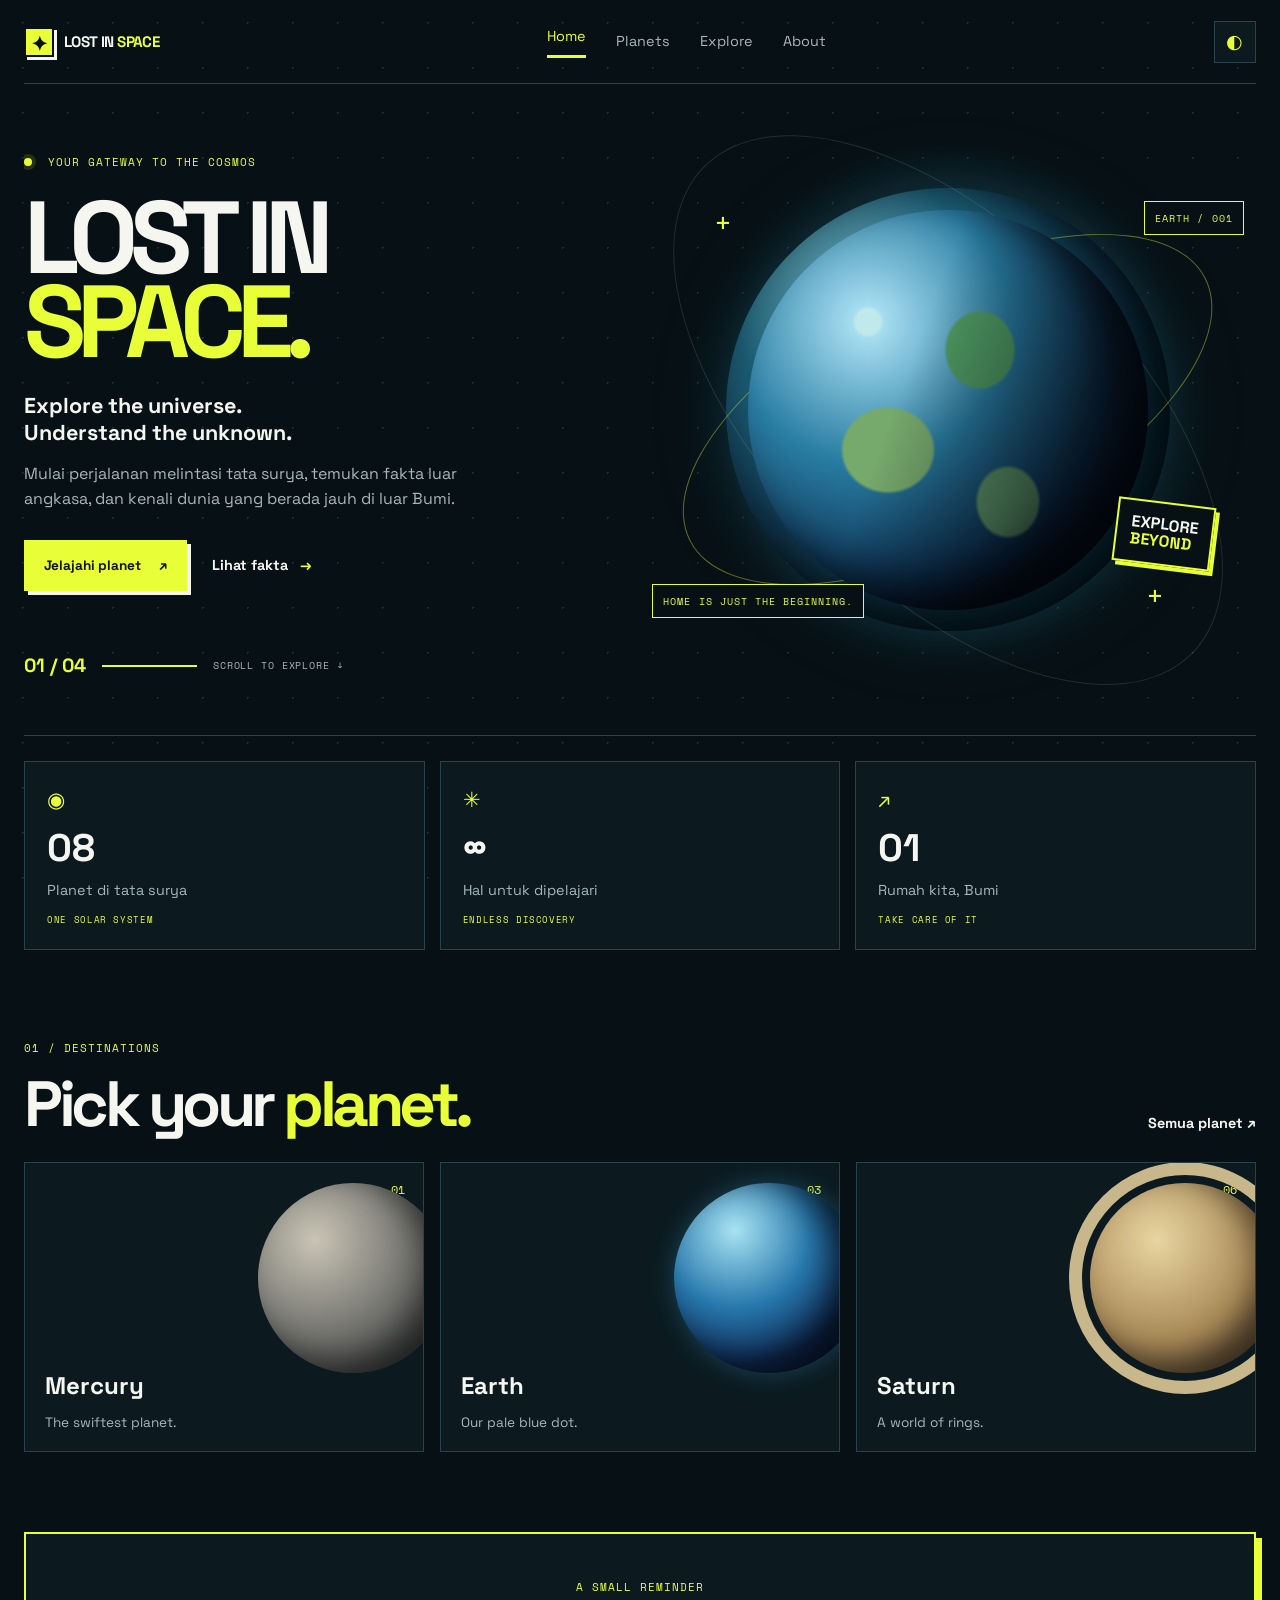
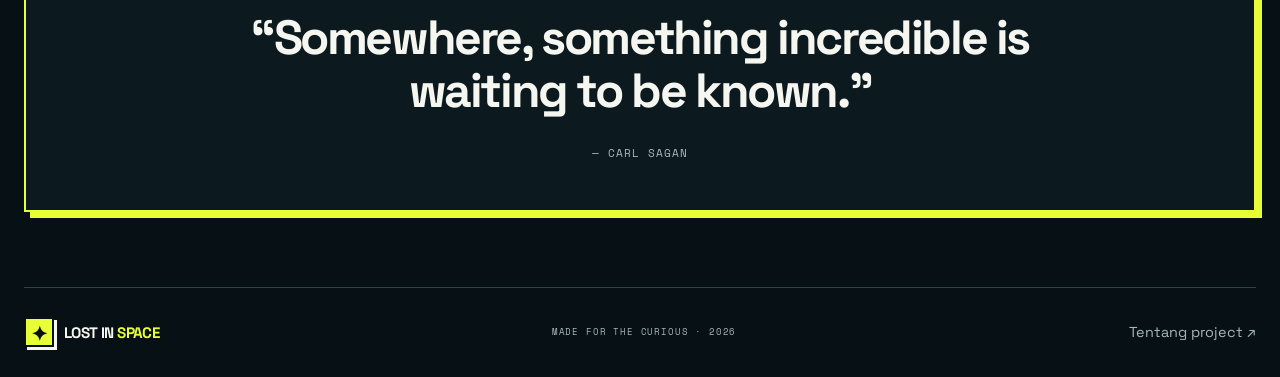
<file: index.html>
<!DOCTYPE html>
<html lang="id">
<head>
  <meta charset="UTF-8">
  <meta name="viewport" content="width=device-width, initial-scale=1.0">
  <meta name="description" content="Lost in Space: jelajahi planet, fakta astronomi, dan keajaiban alam semesta.">
  <title>Lost in Space | Explore the Universe</title>
  <link rel="preconnect" href="https://fonts.googleapis.com">
  <link rel="preconnect" href="https://fonts.gstatic.com" crossorigin>
  <link href="https://fonts.googleapis.com/css2?family=Space+Grotesk:wght@400;500;600;700&family=Space+Mono:wght@400;700&display=swap" rel="stylesheet">
  <link rel="stylesheet" href="assets/css/style.css">
  <script src="assets/js/main.js" defer></script>
</head>
<body>
  <div class="site-shell">
    <header class="site-header">
      <a class="brand" href="index.html" aria-label="Lost in Space home"><span class="brand-mark">✦</span><span>LOST IN <b>SPACE</b></span></a>
      <button class="menu-toggle" aria-label="Buka menu" aria-expanded="false"><span></span><span></span></button>
      <nav class="main-nav" aria-label="Navigasi utama">
        <a class="active" href="index.html">Home</a><a href="pages/planets.html">Planets</a><a href="pages/explore.html">Explore</a><a href="pages/about.html">About</a>
      </nav>
      <button class="theme-toggle" aria-label="Ganti tema" title="Ganti tema">◐</button>
    </header>

    <main>
      <section class="hero home-hero">
        <div class="hero-copy">
          <p class="eyebrow"><span class="status-dot"></span> YOUR GATEWAY TO THE COSMOS</p>
          <h1>LOST IN<br><span>SPACE.</span></h1>
          <p class="hero-subtitle">Explore the universe.<br>Understand the unknown.</p>
          <p class="body-copy">Mulai perjalanan melintasi tata surya, temukan fakta luar angkasa, dan kenali dunia yang berada jauh di luar Bumi.</p>
          <div class="button-row"><a class="button button-primary" href="pages/planets.html">Jelajahi planet <span>↗</span></a><a class="text-link" href="pages/explore.html">Lihat fakta <span>→</span></a></div>
          <div class="hero-meta"><span>01 / 04</span><span class="meta-line"></span><span class="mono">SCROLL TO EXPLORE ↓</span></div>
        </div>
        <div class="hero-art">
          <div class="orbit orbit-one"></div><div class="orbit orbit-two"></div>
          <div class="planet planet-earth"><span></span></div>
          <div class="floating-label label-top">EARTH / 001</div>
          <div class="floating-label label-bottom">HOME IS JUST THE BEGINNING.</div>
          <div class="crosshair crosshair-one">+</div><div class="crosshair crosshair-two">+</div>
          <div class="hero-stamp">EXPLORE<br><b>BEYOND</b></div>
        </div>
      </section>

      <section class="stats-grid" aria-label="Ringkasan">
        <article class="stat-card"><span class="stat-icon">◉</span><strong>08</strong><span>Planet di tata surya</span><small>ONE SOLAR SYSTEM</small></article>
        <article class="stat-card"><span class="stat-icon">✳</span><strong>∞</strong><span>Hal untuk dipelajari</span><small>ENDLESS DISCOVERY</small></article>
        <article class="stat-card"><span class="stat-icon">↗</span><strong>01</strong><span>Rumah kita, Bumi</span><small>TAKE CARE OF IT</small></article>
      </section>

      <section class="section-block">
        <div class="section-heading"><div><p class="eyebrow">01 / DESTINATIONS</p><h2>Pick your <span>planet.</span></h2></div><a class="text-link" href="pages/planets.html">Semua planet ↗</a></div>
        <div class="planet-preview-grid">
          <a class="planet-preview mercury-preview" href="pages/planets.html#mercury"><span class="planet-orb"></span><span class="preview-number">01</span><h3>Mercury</h3><p>The swiftest planet.</p></a>
          <a class="planet-preview earth-preview" href="pages/planets.html#earth"><span class="planet-orb"></span><span class="preview-number">03</span><h3>Earth</h3><p>Our pale blue dot.</p></a>
          <a class="planet-preview saturn-preview" href="pages/planets.html#saturn"><span class="planet-orb"></span><span class="preview-number">06</span><h3>Saturn</h3><p>A world of rings.</p></a>
        </div>
      </section>

      <section class="quote-panel">
        <p class="eyebrow">A SMALL REMINDER</p><blockquote>“Somewhere, something incredible is waiting to be known.”</blockquote><span class="mono">— CARL SAGAN</span>
      </section>
    </main>
    <footer class="site-footer"><a class="brand" href="index.html"><span class="brand-mark">✦</span><span>LOST IN <b>SPACE</b></span></a><span class="mono">MADE FOR THE CURIOUS · 2026</span><a href="pages/about.html">Tentang project ↗</a></footer>
  </div>
</body>
</html>
</file>
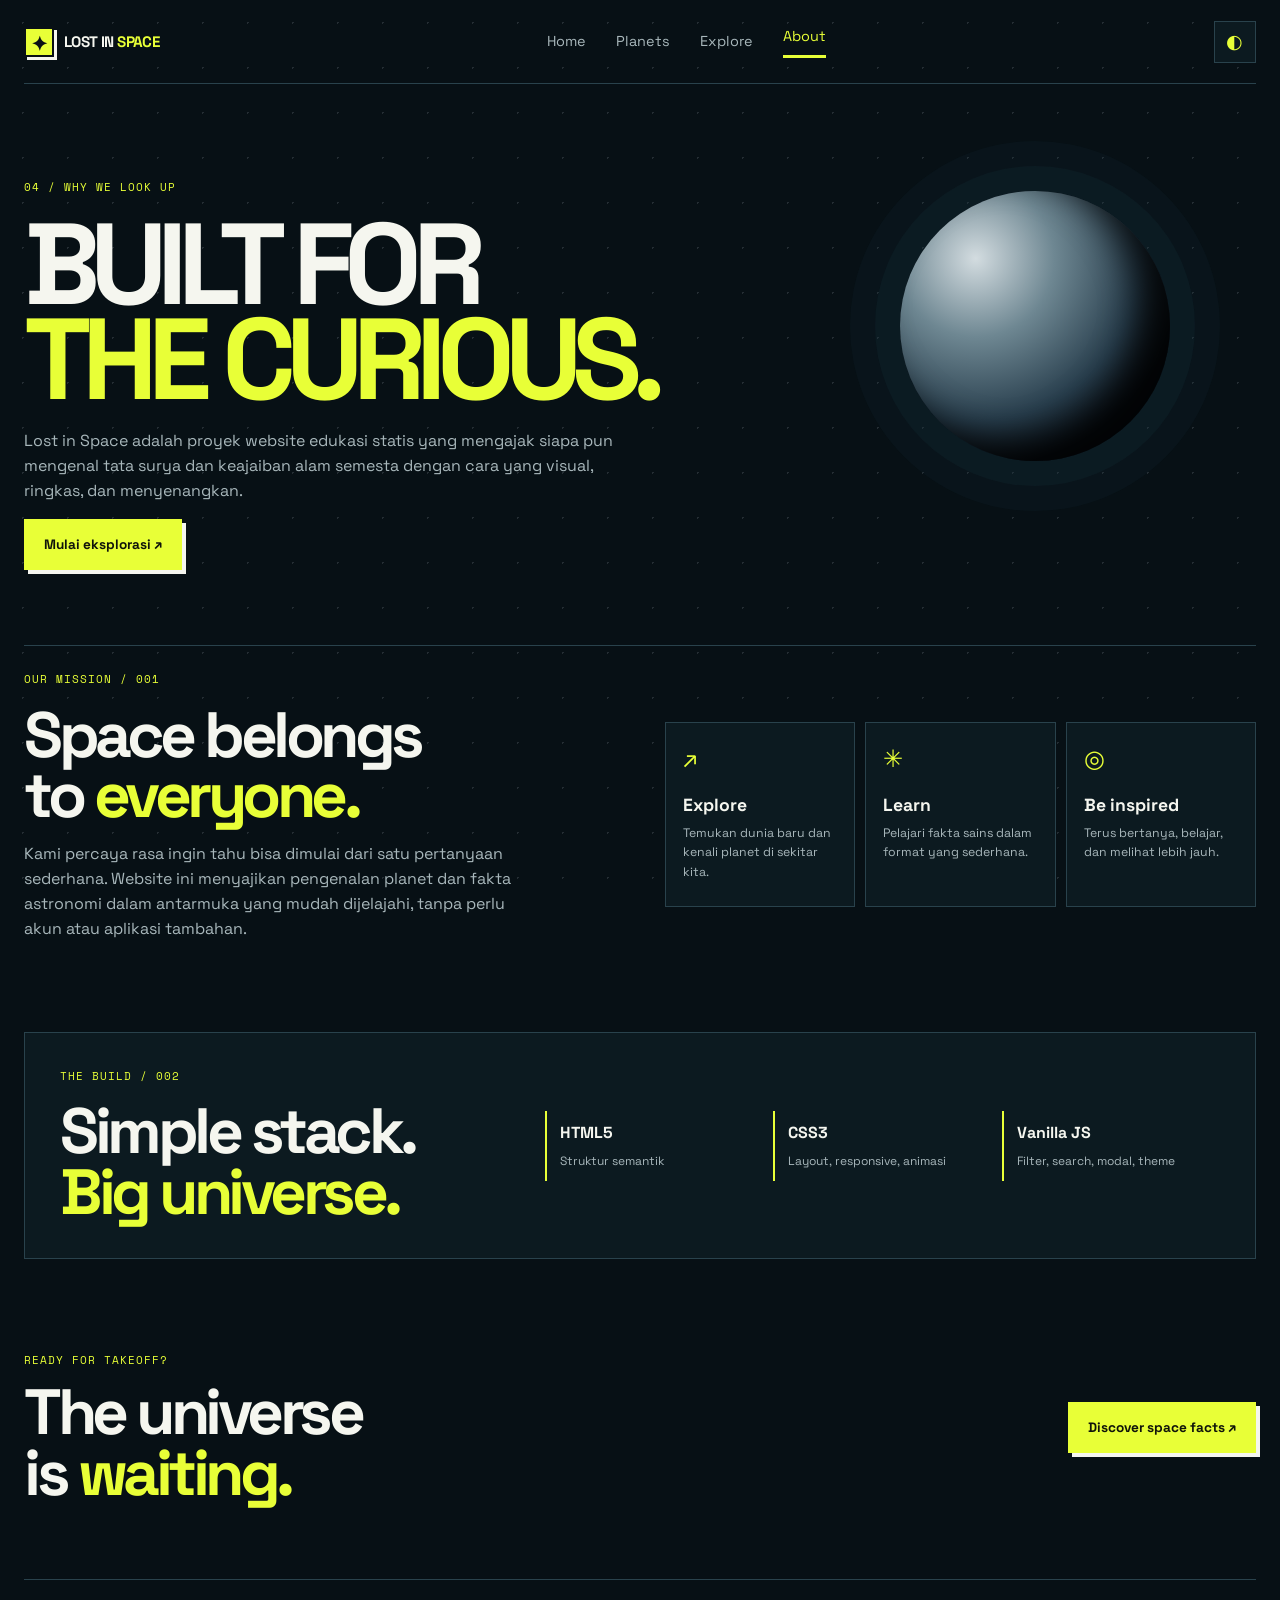
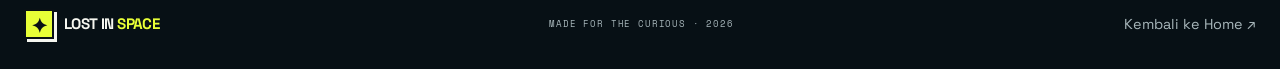
<file: pages/about.html>
<!DOCTYPE html>
<html lang="id">
<head><meta charset="UTF-8"><meta name="viewport" content="width=device-width, initial-scale=1.0"><meta name="description" content="Tentang proyek edukasi Lost in Space."><title>About | Lost in Space</title>
<link rel="preconnect" href="https://fonts.googleapis.com"><link rel="preconnect" href="https://fonts.gstatic.com" crossorigin><link href="https://fonts.googleapis.com/css2?family=Space+Grotesk:wght@400;500;600;700&family=Space+Mono:wght@400;700&display=swap" rel="stylesheet"><link rel="stylesheet" href="../assets/css/style.css"><script src="../assets/js/main.js" defer></script></head>
<body><div class="site-shell"><header class="site-header"><a class="brand" href="../index.html"><span class="brand-mark">✦</span><span>LOST IN <b>SPACE</b></span></a><button class="menu-toggle" aria-label="Buka menu" aria-expanded="false"><span></span><span></span></button><nav class="main-nav"><a href="../index.html">Home</a><a href="planets.html">Planets</a><a href="explore.html">Explore</a><a class="active" href="about.html">About</a></nav><button class="theme-toggle" aria-label="Ganti tema" title="Ganti tema">◐</button></header>
<main><section class="page-intro about-intro"><p class="eyebrow">04 / WHY WE LOOK UP</p><h1>BUILT FOR<br><span>THE CURIOUS.</span></h1><p>Lost in Space adalah proyek website edukasi statis yang mengajak siapa pun mengenal tata surya dan keajaiban alam semesta dengan cara yang visual, ringkas, dan menyenangkan.</p><a class="button button-primary" href="planets.html">Mulai eksplorasi ↗</a><div class="about-orb"></div></section>
<section class="section-block about-content"><div class="about-manifesto"><p class="eyebrow">OUR MISSION / 001</p><h2>Space belongs<br>to <span>everyone.</span></h2><p>Kami percaya rasa ingin tahu bisa dimulai dari satu pertanyaan sederhana. Website ini menyajikan pengenalan planet dan fakta astronomi dalam antarmuka yang mudah dijelajahi, tanpa perlu akun atau aplikasi tambahan.</p></div><div class="mission-cards"><article><span class="mission-icon">↗</span><h3>Explore</h3><p>Temukan dunia baru dan kenali planet di sekitar kita.</p></article><article><span class="mission-icon">✳</span><h3>Learn</h3><p>Pelajari fakta sains dalam format yang sederhana.</p></article><article><span class="mission-icon">◎</span><h3>Be inspired</h3><p>Terus bertanya, belajar, dan melihat lebih jauh.</p></article></div></section>
<section class="tech-panel"><div><p class="eyebrow">THE BUILD / 002</p><h2>Simple stack.<br><span>Big universe.</span></h2></div><div class="tech-list"><div><strong>HTML5</strong><span>Struktur semantik</span></div><div><strong>CSS3</strong><span>Layout, responsive, animasi</span></div><div><strong>Vanilla JS</strong><span>Filter, search, modal, theme</span></div></div></section>
<section class="bottom-cta"><div><p class="eyebrow">READY FOR TAKEOFF?</p><h2>The universe<br>is <span>waiting.</span></h2></div><a class="button button-primary" href="explore.html">Discover space facts ↗</a></section></main><footer class="site-footer"><a class="brand" href="../index.html"><span class="brand-mark">✦</span><span>LOST IN <b>SPACE</b></span></a><span class="mono">MADE FOR THE CURIOUS · 2026</span><a href="../index.html">Kembali ke Home ↗</a></footer></div></body></html>
</file>
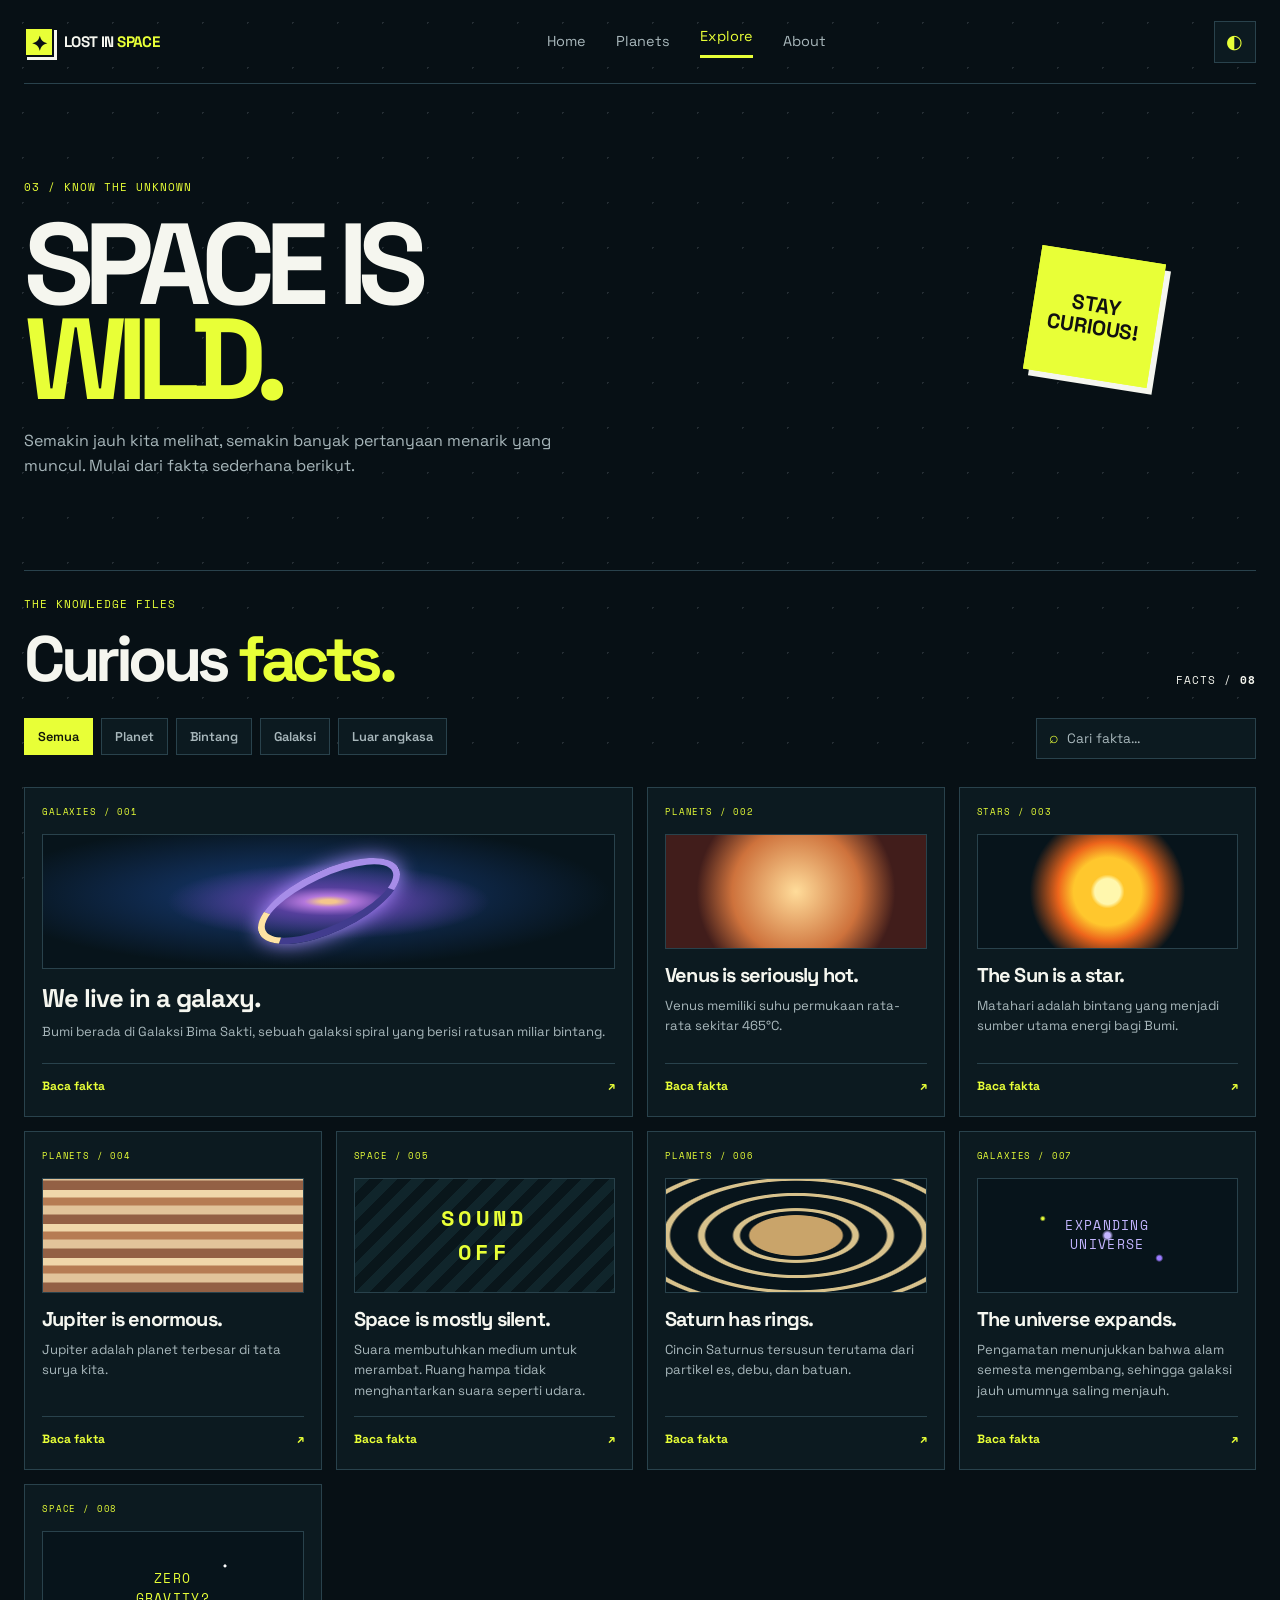
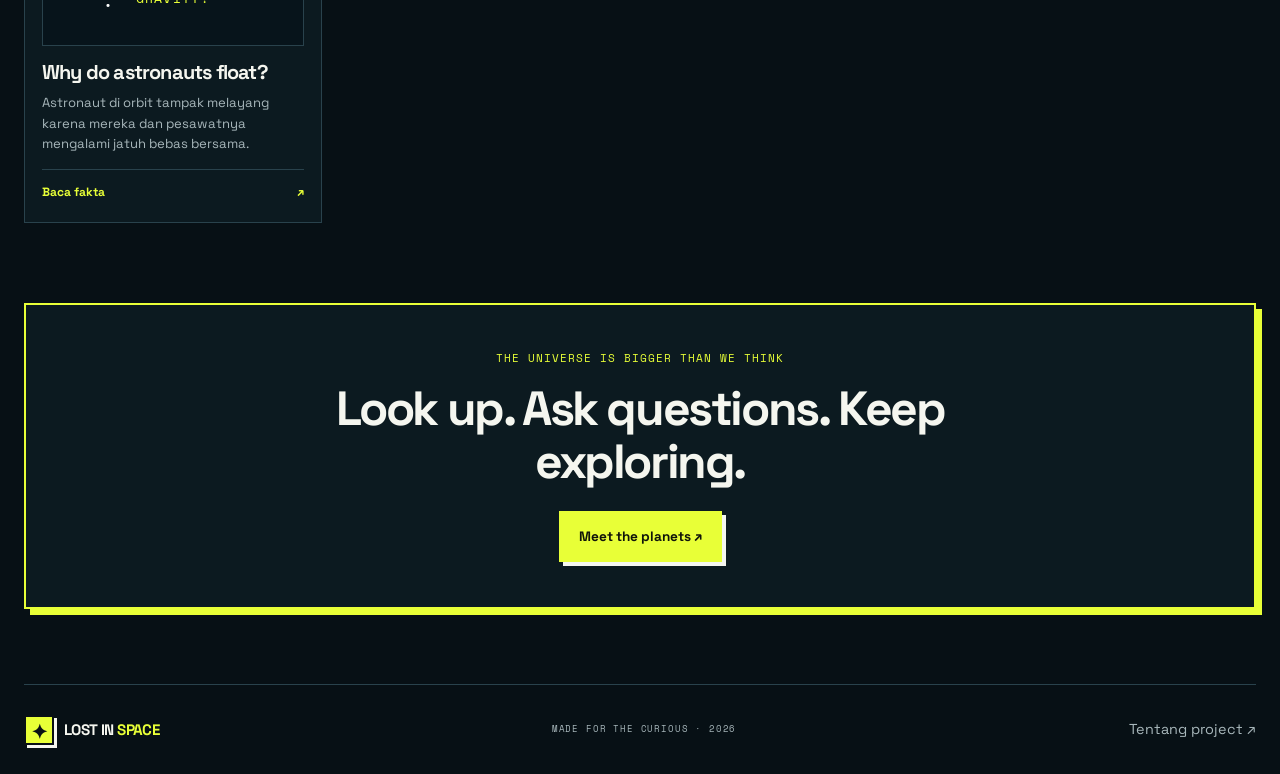
<file: pages/explore.html>
<!DOCTYPE html>
<html lang="id">
<head>
<meta charset="UTF-8"><meta name="viewport" content="width=device-width, initial-scale=1.0"><meta name="description" content="Fakta menarik tentang alam semesta."><title>Explore | Lost in Space</title>
<link rel="preconnect" href="https://fonts.googleapis.com"><link rel="preconnect" href="https://fonts.gstatic.com" crossorigin><link href="https://fonts.googleapis.com/css2?family=Space+Grotesk:wght@400;500;600;700&family=Space+Mono:wght@400;700&display=swap" rel="stylesheet">
<link rel="stylesheet" href="../assets/css/style.css"><script src="../assets/js/main.js" defer></script><script src="../assets/js/explore.js" defer></script></head>
<body><div class="site-shell"><header class="site-header"><a class="brand" href="../index.html"><span class="brand-mark">✦</span><span>LOST IN <b>SPACE</b></span></a><button class="menu-toggle" aria-label="Buka menu" aria-expanded="false"><span></span><span></span></button><nav class="main-nav"><a href="../index.html">Home</a><a href="planets.html">Planets</a><a class="active" href="explore.html">Explore</a><a href="about.html">About</a></nav><button class="theme-toggle" aria-label="Ganti tema" title="Ganti tema">◐</button></header>
<main><section class="page-intro explore-intro"><p class="eyebrow">03 / KNOW THE UNKNOWN</p><h1>SPACE IS<br><span>WILD.</span></h1><p>Semakin jauh kita melihat, semakin banyak pertanyaan menarik yang muncul. Mulai dari fakta sederhana berikut.</p><div class="intro-sticker">STAY<br>CURIOUS!</div></section>
<section class="section-block"><div class="section-heading"><div><p class="eyebrow">THE KNOWLEDGE FILES</p><h2>Curious <span>facts.</span></h2></div><span class="mono">FACTS / <b id="fact-count">08</b></span></div>
<div class="filter-bar explore-filters"><div class="filter-group" role="group" aria-label="Filter fakta"><button class="fact-filter active" data-category="all">Semua</button><button class="fact-filter" data-category="planets">Planet</button><button class="fact-filter" data-category="stars">Bintang</button><button class="fact-filter" data-category="galaxies">Galaksi</button><button class="fact-filter" data-category="space">Luar angkasa</button></div><label class="search-box"><span>⌕</span><input id="fact-search" type="search" placeholder="Cari fakta..." aria-label="Cari fakta"></label></div>
<div class="facts-grid" id="facts-grid">
<article class="fact-card fact-feature" data-category="galaxies" data-search="galaksi bima sakti milky way"><span class="fact-tag">GALAXIES / 001</span><div class="fact-illustration galaxy-art"></div><h3>We live in a galaxy.</h3><p>Bumi berada di Galaksi Bima Sakti, sebuah galaksi spiral yang berisi ratusan miliar bintang.</p><button class="fact-more" data-fact="0">Baca fakta <span>↗</span></button></article>
<article class="fact-card" data-category="planets" data-search="venus panas suhu atmosfer"><span class="fact-tag">PLANETS / 002</span><div class="fact-illustration venus-art"></div><h3>Venus is seriously hot.</h3><p>Venus memiliki suhu permukaan rata-rata sekitar 465°C.</p><button class="fact-more" data-fact="1">Baca fakta <span>↗</span></button></article>
<article class="fact-card" data-category="stars" data-search="matahari bintang energi"><span class="fact-tag">STARS / 003</span><div class="fact-illustration sun-art"></div><h3>The Sun is a star.</h3><p>Matahari adalah bintang yang menjadi sumber utama energi bagi Bumi.</p><button class="fact-more" data-fact="2">Baca fakta <span>↗</span></button></article>
<article class="fact-card" data-category="planets" data-search="jupiter besar planet"><span class="fact-tag">PLANETS / 004</span><div class="fact-illustration jupiter-art"></div><h3>Jupiter is enormous.</h3><p>Jupiter adalah planet terbesar di tata surya kita.</p><button class="fact-more" data-fact="3">Baca fakta <span>↗</span></button></article>
<article class="fact-card" data-category="space" data-search="ruang angkasa suara hampa"><span class="fact-tag">SPACE / 005</span><div class="fact-illustration sound-art">SOUND<br>OFF</div><h3>Space is mostly silent.</h3><p>Suara membutuhkan medium untuk merambat. Ruang hampa tidak menghantarkan suara seperti udara.</p><button class="fact-more" data-fact="4">Baca fakta <span>↗</span></button></article>
<article class="fact-card" data-category="planets" data-search="saturn cincin es batuan"><span class="fact-tag">PLANETS / 006</span><div class="fact-illustration saturn-art"></div><h3>Saturn has rings.</h3><p>Cincin Saturnus tersusun terutama dari partikel es, debu, dan batuan.</p><button class="fact-more" data-fact="5">Baca fakta <span>↗</span></button></article>
<article class="fact-card" data-category="galaxies" data-search="alam semesta mengembang"><span class="fact-tag">GALAXIES / 007</span><div class="fact-illustration universe-art">EXPANDING<br>UNIVERSE</div><h3>The universe expands.</h3><p>Pengamatan menunjukkan bahwa alam semesta mengembang, sehingga galaksi jauh umumnya saling menjauh.</p><button class="fact-more" data-fact="6">Baca fakta <span>↗</span></button></article>
<article class="fact-card" data-category="space" data-search="astronaut mikrogravitasi melayang"><span class="fact-tag">SPACE / 008</span><div class="fact-illustration astronaut-art">ZERO<br>GRAVITY?</div><h3>Why do astronauts float?</h3><p>Astronaut di orbit tampak melayang karena mereka dan pesawatnya mengalami jatuh bebas bersama.</p><button class="fact-more" data-fact="7">Baca fakta <span>↗</span></button></article>
</div><p class="empty-state" id="facts-empty" hidden>Fakta tidak ditemukan. Coba kategori atau kata kunci lain.</p></section>
<section class="quote-panel"><p class="eyebrow">THE UNIVERSE IS BIGGER THAN WE THINK</p><blockquote>Look up. Ask questions. Keep exploring.</blockquote><a class="button button-primary" href="planets.html">Meet the planets ↗</a></section></main>
<footer class="site-footer"><a class="brand" href="../index.html"><span class="brand-mark">✦</span><span>LOST IN <b>SPACE</b></span></a><span class="mono">MADE FOR THE CURIOUS · 2026</span><a href="about.html">Tentang project ↗</a></footer></div>
<div class="modal-backdrop" id="fact-modal" aria-hidden="true"><section class="planet-modal fact-modal" role="dialog" aria-modal="true" aria-labelledby="fact-modal-title"><button class="modal-close" aria-label="Tutup fakta">×</button><p class="eyebrow">DEEPER LOOK / SPACE FACT</p><h2 id="fact-modal-title">Space fact</h2><p id="fact-modal-copy"></p><span class="mono">KEEP YOUR CURIOSITY ALIVE ↗</span></section></div></body></html>
</file>
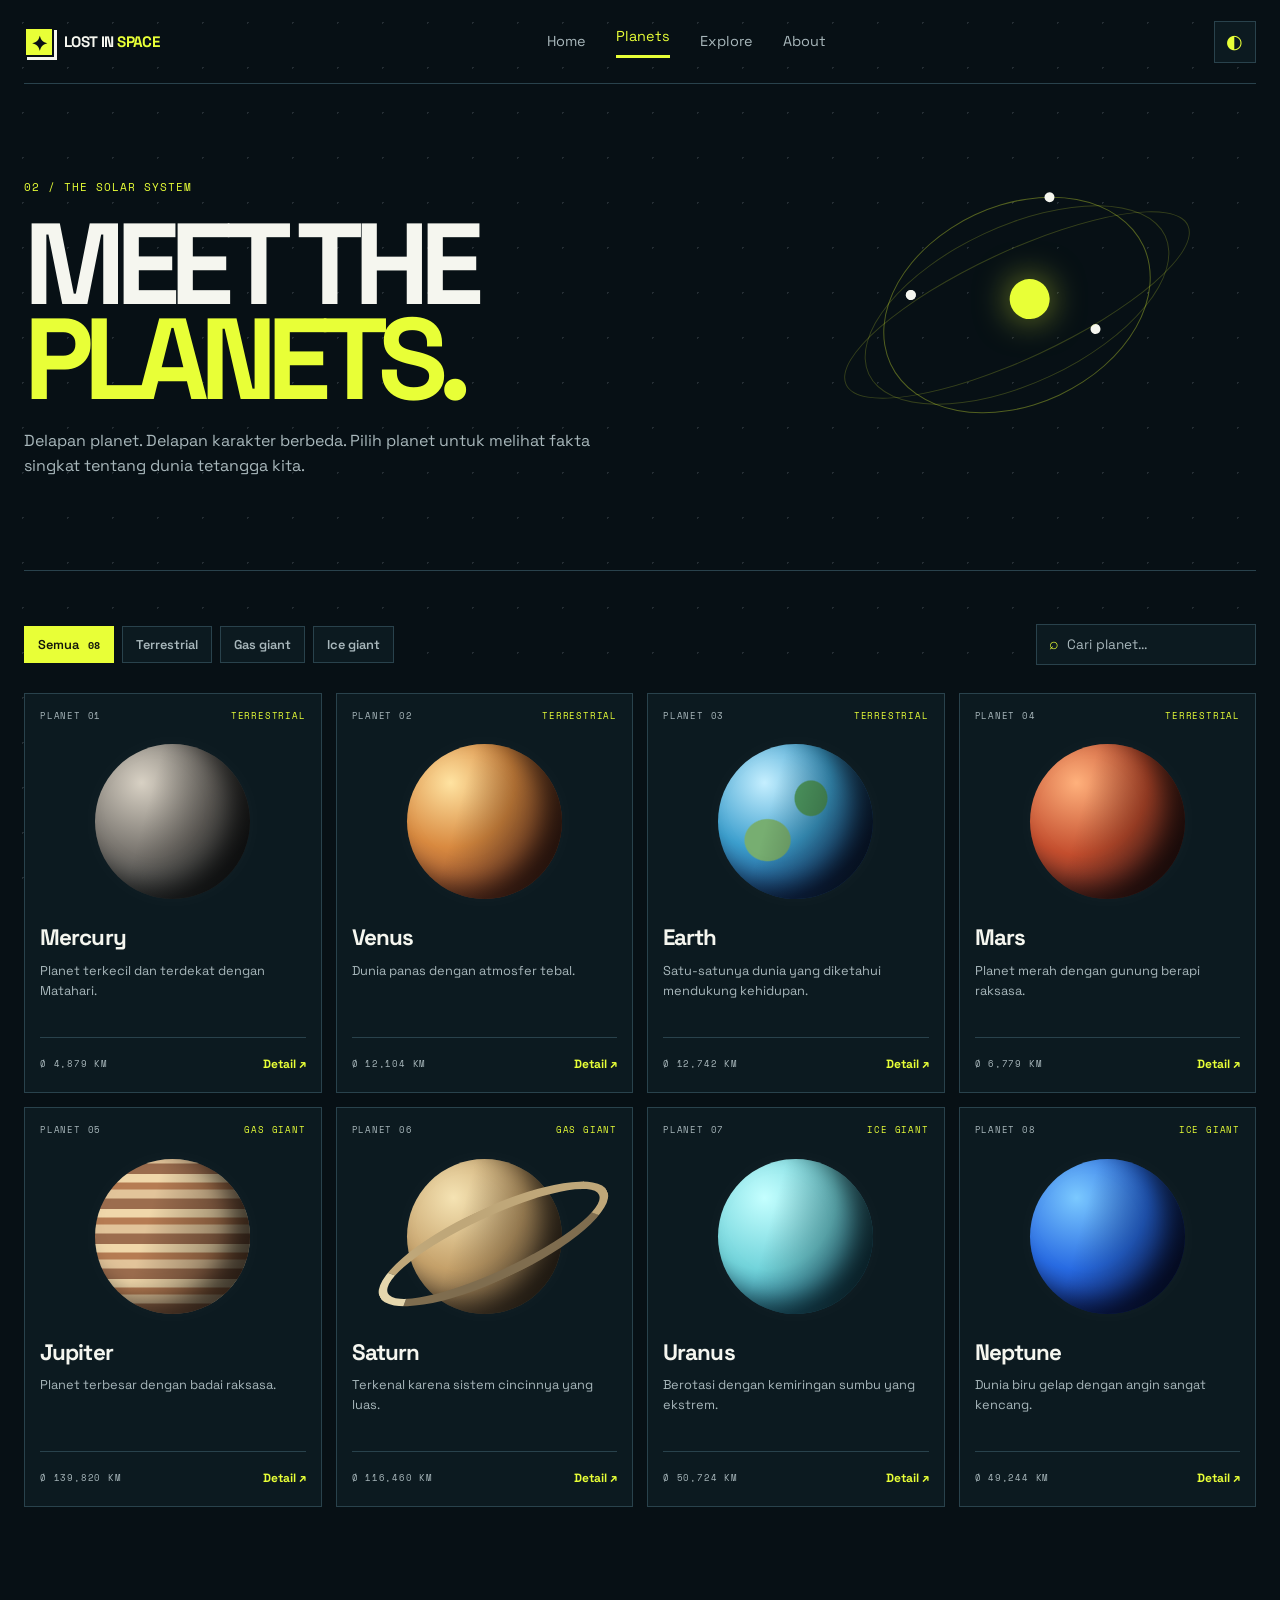
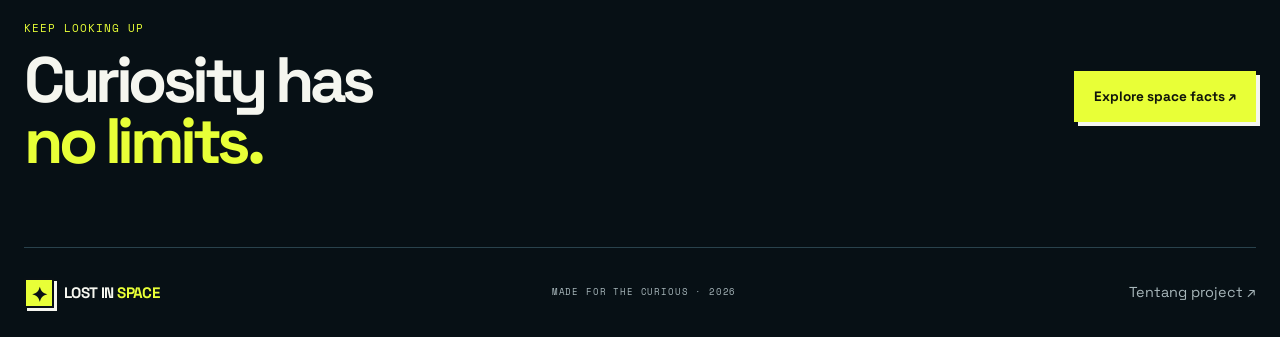
<file: pages/planets.html>
<!DOCTYPE html>
<html lang="id">
<head>
  <meta charset="UTF-8"><meta name="viewport" content="width=device-width, initial-scale=1.0">
  <meta name="description" content="Kenali delapan planet di tata surya."><title>Planets | Lost in Space</title>
  <link rel="preconnect" href="https://fonts.googleapis.com"><link rel="preconnect" href="https://fonts.gstatic.com" crossorigin>
  <link href="https://fonts.googleapis.com/css2?family=Space+Grotesk:wght@400;500;600;700&family=Space+Mono:wght@400;700&display=swap" rel="stylesheet">
  <link rel="stylesheet" href="../assets/css/style.css"><script src="../assets/js/main.js" defer></script><script src="../assets/js/planets.js" defer></script>
</head>
<body><div class="site-shell">
<header class="site-header"><a class="brand" href="../index.html"><span class="brand-mark">✦</span><span>LOST IN <b>SPACE</b></span></a><button class="menu-toggle" aria-label="Buka menu" aria-expanded="false"><span></span><span></span></button><nav class="main-nav"><a href="../index.html">Home</a><a class="active" href="planets.html">Planets</a><a href="explore.html">Explore</a><a href="about.html">About</a></nav><button class="theme-toggle" aria-label="Ganti tema" title="Ganti tema">◐</button></header>
<main>
<section class="page-intro"><p class="eyebrow">02 / THE SOLAR SYSTEM</p><h1>MEET THE<br><span>PLANETS.</span></h1><p>Delapan planet. Delapan karakter berbeda. Pilih planet untuk melihat fakta singkat tentang dunia tetangga kita.</p><div class="page-intro-orbit"><div class="mini-sun"></div><i></i><i></i><i></i><i></i></div></section>
<section class="section-block planets-section"><div class="filter-bar"><div class="filter-group" role="group" aria-label="Filter tipe planet"><button class="filter-btn active" data-filter="all">Semua <span>08</span></button><button class="filter-btn" data-filter="terrestrial">Terrestrial</button><button class="filter-btn" data-filter="gas">Gas giant</button><button class="filter-btn" data-filter="ice">Ice giant</button></div><label class="search-box"><span>⌕</span><input id="planet-search" type="search" placeholder="Cari planet..." aria-label="Cari planet"></label></div>
<div id="planet-grid" class="planet-grid">
<article class="planet-card" data-name="mercury" data-type="terrestrial" id="mercury"><div class="card-topline"><span>PLANET 01</span><span>TERRESTRIAL</span></div><div class="planet-visual mercury"></div><h2>Mercury</h2><p>Planet terkecil dan terdekat dengan Matahari.</p><div class="planet-card-bottom"><span>Ø 4,879 KM</span><button class="detail-btn" data-planet="mercury">Detail ↗</button></div></article>
<article class="planet-card" data-name="venus" data-type="terrestrial" id="venus"><div class="card-topline"><span>PLANET 02</span><span>TERRESTRIAL</span></div><div class="planet-visual venus"></div><h2>Venus</h2><p>Dunia panas dengan atmosfer tebal.</p><div class="planet-card-bottom"><span>Ø 12,104 KM</span><button class="detail-btn" data-planet="venus">Detail ↗</button></div></article>
<article class="planet-card" data-name="earth" data-type="terrestrial" id="earth"><div class="card-topline"><span>PLANET 03</span><span>TERRESTRIAL</span></div><div class="planet-visual earth"></div><h2>Earth</h2><p>Satu-satunya dunia yang diketahui mendukung kehidupan.</p><div class="planet-card-bottom"><span>Ø 12,742 KM</span><button class="detail-btn" data-planet="earth">Detail ↗</button></div></article>
<article class="planet-card" data-name="mars" data-type="terrestrial" id="mars"><div class="card-topline"><span>PLANET 04</span><span>TERRESTRIAL</span></div><div class="planet-visual mars"></div><h2>Mars</h2><p>Planet merah dengan gunung berapi raksasa.</p><div class="planet-card-bottom"><span>Ø 6,779 KM</span><button class="detail-btn" data-planet="mars">Detail ↗</button></div></article>
<article class="planet-card" data-name="jupiter" data-type="gas" id="jupiter"><div class="card-topline"><span>PLANET 05</span><span>GAS GIANT</span></div><div class="planet-visual jupiter"></div><h2>Jupiter</h2><p>Planet terbesar dengan badai raksasa.</p><div class="planet-card-bottom"><span>Ø 139,820 KM</span><button class="detail-btn" data-planet="jupiter">Detail ↗</button></div></article>
<article class="planet-card" data-name="saturn" data-type="gas" id="saturn"><div class="card-topline"><span>PLANET 06</span><span>GAS GIANT</span></div><div class="planet-visual saturn"></div><h2>Saturn</h2><p>Terkenal karena sistem cincinnya yang luas.</p><div class="planet-card-bottom"><span>Ø 116,460 KM</span><button class="detail-btn" data-planet="saturn">Detail ↗</button></div></article>
<article class="planet-card" data-name="uranus" data-type="ice" id="uranus"><div class="card-topline"><span>PLANET 07</span><span>ICE GIANT</span></div><div class="planet-visual uranus"></div><h2>Uranus</h2><p>Berotasi dengan kemiringan sumbu yang ekstrem.</p><div class="planet-card-bottom"><span>Ø 50,724 KM</span><button class="detail-btn" data-planet="uranus">Detail ↗</button></div></article>
<article class="planet-card" data-name="neptune" data-type="ice" id="neptune"><div class="card-topline"><span>PLANET 08</span><span>ICE GIANT</span></div><div class="planet-visual neptune"></div><h2>Neptune</h2><p>Dunia biru gelap dengan angin sangat kencang.</p><div class="planet-card-bottom"><span>Ø 49,244 KM</span><button class="detail-btn" data-planet="neptune">Detail ↗</button></div></article>
</div><p id="empty-state" class="empty-state" hidden>Tidak ada planet yang cocok. Coba kata kunci lain.</p></section>
<section class="bottom-cta"><div><p class="eyebrow">KEEP LOOKING UP</p><h2>Curiosity has<br><span>no limits.</span></h2></div><a class="button button-primary" href="explore.html">Explore space facts ↗</a></section>
</main><footer class="site-footer"><a class="brand" href="../index.html"><span class="brand-mark">✦</span><span>LOST IN <b>SPACE</b></span></a><span class="mono">MADE FOR THE CURIOUS · 2026</span><a href="about.html">Tentang project ↗</a></footer></div>
<div class="modal-backdrop" id="planet-modal" aria-hidden="true"><section class="planet-modal" role="dialog" aria-modal="true" aria-labelledby="modal-title"><button class="modal-close" aria-label="Tutup detail">×</button><div class="modal-planet planet-visual" id="modal-planet-visual"></div><p class="eyebrow" id="modal-type">PLANET DETAIL</p><h2 id="modal-title">Planet</h2><p id="modal-description"></p><div class="modal-facts" id="modal-facts"></div></section></div>
</body></html>
</file>
<file: assets/css/style.css>
/* LOST IN SPACE — Neo-Brutalism UI */
:root{--bg:#071015;--surface:#0c1a20;--surface-2:#10232b;--text:#f5f6ef;--muted:#a8b7bb;--line:#29424c;--accent:#e8ff37;--accent-dark:#b9cf13;--shadow:5px 5px 0 var(--accent);--radius:2px;--font:"Space Grotesk",sans-serif;--mono:"Space Mono",monospace}
*{box-sizing:border-box}html{scroll-behavior:smooth;scroll-padding-top:90px}body{margin:0;background:var(--bg);color:var(--text);font-family:var(--font);line-height:1.55;transition:background .25s,color .25s}body::before{content:"";position:fixed;inset:0;pointer-events:none;opacity:.14;z-index:-1;background-image:radial-gradient(#d8e7eb 1px,transparent 1px);background-size:45px 45px}.site-shell{width:min(1240px,calc(100% - 48px));margin:auto}.site-header{height:84px;display:flex;align-items:center;justify-content:space-between;border-bottom:1px solid var(--line);gap:24px}.brand{display:inline-flex;align-items:center;gap:10px;color:var(--text);text-decoration:none;font-size:.95rem;font-weight:700;letter-spacing:-.04em;white-space:nowrap}.brand b{color:var(--accent)}.brand-mark{display:grid;place-items:center;width:30px;height:30px;background:var(--accent);color:#091015;border:2px solid #091015;box-shadow:3px 3px 0 var(--text);font-size:1.25rem}.main-nav{display:flex;align-items:center;gap:30px}.main-nav a,.site-footer>a:last-child{color:var(--muted);font-size:.9rem;text-decoration:none;transition:color .2s}.main-nav a:hover,.main-nav a.active,.site-footer>a:last-child:hover{color:var(--accent)}.main-nav a.active::after{content:"";display:block;height:3px;background:var(--accent);margin-top:7px}.theme-toggle,.menu-toggle{background:var(--surface);border:1px solid var(--line);color:var(--accent);width:42px;height:42px;font-size:1.2rem;cursor:pointer}.menu-toggle{display:none}.hero{display:grid;grid-template-columns:1fr 1fr;min-height:610px;align-items:center;border-bottom:1px solid var(--line);overflow:hidden}.hero-copy{padding:70px 5% 55px 0;position:relative;z-index:1}.eyebrow,.mono,.card-topline,.planet-card-bottom>span,.fact-tag{font-family:var(--mono);font-size:.69rem;letter-spacing:.09em}.eyebrow{color:var(--accent);text-transform:uppercase;margin:0 0 16px}.status-dot{display:inline-block;width:8px;height:8px;background:var(--accent);margin-right:8px;border-radius:50%;box-shadow:0 0 0 4px #e8ff3722}.hero h1,.page-intro h1{font-size:clamp(4rem,8vw,7.8rem);line-height:.82;letter-spacing:-.085em;margin:25px 0}.hero h1 span,.page-intro h1 span,.section-heading h2 span,.bottom-cta h2 span,.about-manifesto h2 span,.tech-panel h2 span{color:var(--accent)}.hero-subtitle{font-size:1.35rem;font-weight:700;line-height:1.25;margin:28px 0 12px}.body-copy,.page-intro>p:not(.eyebrow){max-width:470px;color:var(--muted);font-size:1rem}.button-row{display:flex;align-items:center;gap:25px;flex-wrap:wrap;margin-top:28px}.button{display:inline-flex;justify-content:center;align-items:center;gap:18px;padding:13px 18px;font-weight:700;font-size:.85rem;text-decoration:none;border:2px solid var(--accent);transition:transform .18s,box-shadow .18s}.button-primary{background:var(--accent);color:#10140a;box-shadow:4px 4px 0 var(--text)}.button:hover{transform:translate(-2px,-2px);box-shadow:6px 6px 0 var(--text)}.text-link{color:var(--text);text-decoration:none;font-size:.9rem;font-weight:700}.text-link span{color:var(--accent);margin-left:8px}.hero-meta{display:flex;align-items:center;gap:16px;margin-top:60px;color:var(--muted)}.hero-meta>span:first-child{font-size:1.2rem;font-weight:700;color:var(--accent)}.meta-line{height:2px;width:95px;background:var(--accent)}.hero-meta .mono{font-size:.6rem}.hero-art{position:relative;min-height:520px;height:100%;display:grid;place-items:center;isolation:isolate;background:radial-gradient(ellipse at 50% 48%,#173641 0,transparent 55%)}.hero-art::before{content:"";position:absolute;width:72%;aspect-ratio:1;border-radius:50%;background:radial-gradient(circle at 30% 25%,#7db4bc,#1c576b 28%,#102d42 52%,#071015 72%);box-shadow:inset -35px -20px 55px #020609,0 0 80px #377b8733;z-index:-1}.planet-earth{width:65%;aspect-ratio:1;border-radius:50%;position:relative;overflow:hidden;background:radial-gradient(ellipse at 30% 28%,#c1e9ec 0 3%,transparent 4%),radial-gradient(ellipse at 58% 35%,#4f9b62 0 10%,transparent 11%),radial-gradient(ellipse at 35% 60%,#76a96c 0 12%,transparent 13%),radial-gradient(ellipse at 65% 73%,#639e6d 0 8%,transparent 9%),radial-gradient(circle at 30% 28%,#b5e9fa,#297da3 35%,#0b2a4b 69%,#050b13 78%);box-shadow:inset -35px -22px 45px #02060be0,0 0 70px #1f8cb844}.planet-earth::after{content:"";position:absolute;inset:0;background:linear-gradient(110deg,transparent 40%,#02050a99 76%)}.orbit{position:absolute;width:94%;height:40%;border:1px solid #e8ff3766;border-radius:50%;transform:rotate(-27deg)}.orbit-two{width:112%;height:55%;transform:rotate(45deg);border-color:#d8e9eb22}.floating-label{position:absolute;font-family:var(--mono);font-size:.65rem;letter-spacing:.1em;background:var(--bg);border:1px solid var(--accent);padding:8px 10px;color:var(--accent)}.label-top{top:18%;right:2%}.label-bottom{bottom:18%;left:2%}.hero-stamp{position:absolute;right:7%;bottom:26%;padding:13px;border:2px solid var(--accent);font-weight:700;line-height:1.05;transform:rotate(7deg);background:var(--bg);box-shadow:4px 4px 0 var(--accent)}.hero-stamp b{color:var(--accent)}.crosshair{position:absolute;color:var(--accent);font-size:1.8rem}.crosshair-one{top:18%;left:12%}.crosshair-two{bottom:18%;right:15%}.stats-grid{display:grid;grid-template-columns:repeat(3,1fr);gap:15px;padding:25px 0 65px}.stat-card{position:relative;padding:22px;border:1px solid var(--line);background:var(--surface);display:flex;flex-direction:column;min-height:150px;transition:transform .2s,border-color .2s}.stat-card:hover{transform:translateY(-4px);border-color:var(--accent)}.stat-icon{color:var(--accent);font-size:1.3rem}.stat-card strong{font-size:2.4rem;line-height:1.2;margin:8px 0}.stat-card>span:nth-of-type(2){color:var(--muted);font-size:.9rem}.stat-card small{font-family:var(--mono);font-size:.58rem;color:var(--accent);margin-top:12px;letter-spacing:.07em}.section-block{padding:25px 0 75px}.section-heading{display:flex;align-items:end;justify-content:space-between;gap:20px;margin-bottom:28px}.section-heading h2,.bottom-cta h2,.about-manifesto h2,.tech-panel h2{font-size:clamp(2.3rem,5vw,4.1rem);line-height:.95;letter-spacing:-.07em;margin:0}.planet-preview-grid{display:grid;grid-template-columns:repeat(3,1fr);gap:16px}.planet-preview{position:relative;min-height:290px;padding:20px;overflow:hidden;border:1px solid var(--line);background:var(--surface);text-decoration:none;color:var(--text);transition:transform .2s,border-color .2s}.planet-preview:hover{transform:translateY(-5px);border-color:var(--accent)}.planet-preview::after{content:"";position:absolute;width:190px;height:190px;border-radius:50%;right:-25px;top:20px;box-shadow:inset -20px -12px 30px #0008}.mercury-preview::after{background:radial-gradient(circle at 30% 30%,#c9c4b5,#6c6d69 55%,#292c30)}.earth-preview::after{background:radial-gradient(circle at 32% 25%,#a8e3f2,#2778ad 40%,#102d5a 70%);box-shadow:inset -25px -10px 35px #000b,0 0 25px #2f9bc755}.saturn-preview::after{background:radial-gradient(circle at 35% 30%,#e8d5a1,#a98a58 55%,#4d3b2a);outline:13px solid #c7b78b;outline-offset:8px}.preview-number{position:absolute;top:18px;right:18px;color:var(--accent);font-family:var(--mono);font-size:.75rem}.planet-preview h3{position:absolute;bottom:47px;left:20px;font-size:1.5rem;margin:0}.planet-preview p{position:absolute;bottom:18px;left:20px;margin:0;color:var(--muted);font-size:.85rem}.quote-panel{margin:5px 0 75px;padding:45px;border:2px solid var(--accent);box-shadow:6px 6px 0 var(--accent);background:var(--surface);text-align:center}.quote-panel blockquote{max-width:780px;margin:15px auto 22px;font-size:clamp(1.6rem,4vw,3rem);font-weight:700;line-height:1.1;letter-spacing:-.05em}.quote-panel>.mono{color:var(--muted)}.site-footer{min-height:90px;border-top:1px solid var(--line);display:flex;justify-content:space-between;align-items:center;gap:20px;flex-wrap:wrap;padding:20px 0}.site-footer .mono{font-size:.58rem;color:var(--muted)}
/* Inner pages */.page-intro{position:relative;padding:95px 0 75px;border-bottom:1px solid var(--line);overflow:hidden}.page-intro h1{font-size:clamp(4rem,9vw,8rem);margin:22px 0}.page-intro>p:not(.eyebrow){max-width:570px}.page-intro-orbit{position:absolute;right:8%;top:25%;width:280px;height:200px;border:1px solid #e8ff3755;border-radius:50%;transform:rotate(-25deg)}.page-intro-orbit::before,.page-intro-orbit::after{content:"";position:absolute;border:1px solid #e8ff3733;border-radius:50%;inset:20px -25px}.page-intro-orbit::after{inset:45px -50px}.mini-sun{position:absolute;left:48%;top:40%;width:40px;height:40px;border-radius:50%;background:var(--accent);box-shadow:0 0 35px #e8ff3788}.page-intro-orbit i{position:absolute;width:10px;height:10px;background:var(--text);border-radius:50%;top:20%;left:15%}.page-intro-orbit i:nth-of-type(2){top:75%;left:70%}.page-intro-orbit i:nth-of-type(3){top:5%;left:75%}.filter-bar{display:flex;justify-content:space-between;align-items:center;gap:20px;flex-wrap:wrap;margin:28px 0}.filter-group{display:flex;gap:8px;flex-wrap:wrap}.filter-btn,.fact-filter{border:1px solid var(--line);background:var(--surface);color:var(--muted);padding:9px 13px;font:600 .8rem var(--font);cursor:pointer;transition:.2s}.filter-btn span{font-family:var(--mono);font-size:.62rem;margin-left:6px}.filter-btn:hover,.fact-filter:hover,.filter-btn.active,.fact-filter.active{background:var(--accent);border-color:var(--accent);color:#11160b}.search-box{display:flex;align-items:center;gap:8px;padding:0 12px;min-width:220px;border:1px solid var(--line);background:var(--surface);color:var(--accent)}.search-box input{width:100%;padding:11px 0;background:transparent;border:0;outline:0;color:var(--text);font:400 .85rem var(--font)}.search-box input::placeholder{color:var(--muted)}.planet-grid{display:grid;grid-template-columns:repeat(4,1fr);gap:14px}.planet-card{min-width:0;border:1px solid var(--line);background:var(--surface);padding:15px;transition:transform .2s,border-color .2s}.planet-card:hover{transform:translateY(-4px);border-color:var(--accent)}.card-topline{display:flex;justify-content:space-between;gap:6px;color:var(--muted);font-size:.55rem}.card-topline span:last-child{color:var(--accent)}.planet-visual{position:relative;margin:22px auto;width:min(100%,155px);aspect-ratio:1;border-radius:50%;box-shadow:inset -18px -13px 22px #0008,0 0 25px #ffffff08;overflow:visible}.planet-visual::after{content:"";position:absolute;inset:0;border-radius:50%;background:linear-gradient(105deg,transparent 35%,#0008 100%)}.planet-visual.mercury{background:radial-gradient(circle at 30% 25%,#d8d1c4,#77736d 45%,#373b3c 75%)}.planet-visual.venus{background:radial-gradient(circle at 28% 25%,#ffe3a1,#d98a40 40%,#8d472e 75%)}.planet-visual.earth{background:radial-gradient(ellipse at 60% 35%,#4f9b62 0 12%,transparent 13%),radial-gradient(ellipse at 32% 62%,#77ae71 0 15%,transparent 16%),radial-gradient(circle at 30% 25%,#c5efff,#3c9fce 42%,#183f7a 74%)}.planet-visual.mars{background:radial-gradient(circle at 30% 25%,#ffb17c,#c44e2e 45%,#652a24 75%)}.planet-visual.jupiter{background:repeating-linear-gradient(0deg,#9c6d4e 0 10px,#e2c49a 11px 19px,#b67c53 20px 26px,#f0d7aa 27px 35px);background-color:#bc8d65}.planet-visual.saturn{background:radial-gradient(circle at 30% 25%,#f5e3b3,#c5a16a 45%,#776043 75%)}.planet-visual.saturn::before{content:"";position:absolute;width:150%;height:35%;left:-25%;top:32%;border:9px solid #bfa779;border-left-color:#e6d7ad;border-bottom-color:#7f6d4f;border-radius:50%;transform:rotate(-25deg);z-index:1}.planet-visual.uranus{background:radial-gradient(circle at 30% 25%,#c4ffff,#72d4db 45%,#287e9b 75%)}.planet-visual.neptune{background:radial-gradient(circle at 30% 25%,#7bc9ff,#286be3 45%,#102b82 75%)}.planet-card h2{font-size:1.4rem;letter-spacing:-.04em;margin:5px 0}.planet-card>p{min-height:58px;color:var(--muted);font-size:.8rem;margin:0 0 18px}.planet-card-bottom{display:flex;justify-content:space-between;align-items:center;border-top:1px solid var(--line);padding-top:13px;gap:6px}.planet-card-bottom>span{font-size:.55rem;color:var(--muted)}.detail-btn,.fact-more{background:none;border:0;color:var(--accent);font:700 .75rem var(--font);cursor:pointer;padding:5px 0}.detail-btn:hover,.fact-more:hover{color:var(--text)}.empty-state{padding:30px;border:1px dashed var(--line);color:var(--muted);text-align:center}.bottom-cta{display:flex;align-items:center;justify-content:space-between;gap:25px;padding:38px 0 75px}.bottom-cta .eyebrow{margin-bottom:13px}
/* Explore */.explore-intro{padding-right:200px}.intro-sticker{position:absolute;right:8%;top:35%;display:grid;place-content:center;width:125px;height:125px;border:2px solid var(--accent);background:var(--accent);color:#111;font-size:1.3rem;font-weight:700;line-height:1.05;text-align:center;transform:rotate(9deg);box-shadow:6px 6px 0 var(--text)}.explore-filters{align-items:flex-start}.facts-grid{display:grid;grid-template-columns:repeat(4,1fr);gap:14px}.fact-card{border:1px solid var(--line);background:var(--surface);padding:17px;min-height:310px;display:flex;flex-direction:column;transition:transform .2s,border-color .2s}.fact-card:hover{transform:translateY(-4px);border-color:var(--accent)}.fact-card[hidden],.planet-card[hidden]{display:none}.fact-tag{font-size:.58rem;color:var(--accent)}.fact-illustration{height:115px;margin:15px 0;display:grid;place-items:center;overflow:hidden;background-color:#07141b;border:1px solid var(--line);font-family:var(--mono);font-size:.8rem;letter-spacing:.1em;text-align:center}.galaxy-art{background:radial-gradient(ellipse at 50% 50%,#f4c68c 0 2%,#b477dc 6%,#553f9c 15%,transparent 40%),radial-gradient(ellipse at 45% 45%,#173d7b,#07141b 70%)}.galaxy-art::after{content:"";width:140px;height:48px;border:7px solid #a78de8;border-left-color:#ffe3a3;border-bottom-color:#413c8e;border-radius:50%;transform:rotate(-25deg);box-shadow:0 0 20px #a98eff}.venus-art{background:radial-gradient(circle at 50% 50%,#ffdc9a,#ce723c 45%,#411d1b 70%)}.sun-art{background:radial-gradient(circle at 50% 50%,#fff7ad 0 9%,#ffc72d 12% 24%,#ed651b 35%,transparent 55%),#07141b}.jupiter-art{background:repeating-linear-gradient(0deg,#936044 0 9px,#e2c49a 10px 18px,#b67c53 19px 26px,#f0d7aa 27px 34px)}.sound-art{color:var(--accent);font-size:1.4rem;font-weight:700;letter-spacing:.2em;background:repeating-linear-gradient(135deg,#10252b 0 10px,#09161b 10px 20px)}.saturn-art{background:radial-gradient(ellipse at center,#c9a46a 0 25%,transparent 26%),repeating-radial-gradient(ellipse at center,transparent 0 20px,#d8c28c 22px 27px,transparent 29px 35px),#07141b}.universe-art{color:#c3b5ff;background:radial-gradient(circle at 50% 50%,#c3b5ff 0 2%,transparent 4%),radial-gradient(circle at 25% 35%,#e8ff37 0 1px,transparent 3px),radial-gradient(circle at 70% 70%,#9b7bff 0 2px,transparent 4px),#07141b}.astronaut-art{color:var(--accent);background:radial-gradient(circle at 70% 30%,#fff 0 1px,transparent 2px),radial-gradient(circle at 25% 65%,#fff 0 1px,transparent 2px),#07141b}.fact-card h3{font-size:1.25rem;line-height:1.1;letter-spacing:-.04em;margin:0 0 10px}.fact-card p{font-size:.82rem;color:var(--muted);margin:0 0 15px}.fact-more{margin-top:auto;display:flex;justify-content:space-between;text-align:left;width:100%;border-top:1px solid var(--line);padding-top:14px}.fact-feature{grid-column:span 2;min-height:330px}.fact-feature .fact-illustration{height:135px}.fact-feature h3{font-size:1.6rem}.fact-feature .fact-illustration.galaxy-art{background-size:cover}
/* About */.about-intro{min-height:500px}.about-intro>p:not(.eyebrow){max-width:600px}.about-orb{position:absolute;right:7%;top:19%;width:270px;aspect-ratio:1;border-radius:50%;background:radial-gradient(circle at 28% 25%,#d3dce0,#6e8792 28%,#273d4c 58%,#091017 75%);box-shadow:inset -30px -20px 35px #000c,0 0 0 25px #1b344433,0 0 0 50px #1b344422}.about-content{display:grid;grid-template-columns:1fr 1fr;gap:50px;align-items:center}.about-manifesto>p:last-child{max-width:500px;color:var(--muted)}.mission-cards{display:grid;grid-template-columns:repeat(3,1fr);gap:10px}.mission-cards article{padding:17px;border:1px solid var(--line);background:var(--surface);min-height:185px}.mission-icon{color:var(--accent);font-size:1.5rem}.mission-cards h3{font-size:1.1rem;margin:15px 0 5px}.mission-cards p{font-size:.77rem;color:var(--muted);margin:0}.tech-panel{display:grid;grid-template-columns:.8fr 1.2fr;align-items:center;gap:35px;border:1px solid var(--line);background:var(--surface);padding:35px;margin-bottom:55px}.tech-list{display:grid;grid-template-columns:repeat(3,1fr);gap:10px}.tech-list div{border-left:2px solid var(--accent);padding:10px 13px;display:flex;flex-direction:column;gap:7px}.tech-list strong{font-size:1rem}.tech-list span{font-size:.75rem;color:var(--muted)}
/* Modal and reveal */.modal-backdrop{position:fixed;inset:0;background:#020609cc;display:none;place-items:center;padding:20px;z-index:20;backdrop-filter:blur(8px)}.modal-backdrop.is-open{display:grid}.planet-modal{position:relative;width:min(570px,100%);max-height:90vh;overflow:auto;border:2px solid var(--accent);background:var(--bg);padding:30px;box-shadow:8px 8px 0 var(--accent)}.modal-close{position:absolute;top:12px;right:12px;width:38px;height:38px;border:1px solid var(--line);background:var(--surface);color:var(--text);font-size:1.5rem;cursor:pointer}.modal-planet{width:130px;margin:15px 0 25px}.planet-modal h2{font-size:2.5rem;letter-spacing:-.06em;margin:0 0 10px}.planet-modal>p:not(.eyebrow){color:var(--muted)}.modal-facts{display:grid;grid-template-columns:repeat(3,1fr);gap:8px;margin-top:24px}.modal-fact{border:1px solid var(--line);padding:12px;display:flex;flex-direction:column;gap:4px}.modal-fact strong{font-size:1rem;color:var(--accent)}.modal-fact span{font-size:.72rem;color:var(--muted)}.fact-modal .mono{color:var(--accent);display:block;margin-top:24px}.modal-open{overflow:hidden}.reveal{opacity:0;transform:translateY(14px);transition:opacity .5s ease,transform .5s ease}.reveal.is-visible{opacity:1;transform:translateY(0)}
/* Light theme */body.light-theme{--bg:#edf0e4;--surface:#fffef5;--surface-2:#e5e9d8;--text:#151a15;--muted:#56625a;--line:#a5b19e;--accent:#c4dc00;--accent-dark:#91a400;--shadow:5px 5px 0 #151a15}body.light-theme::before{opacity:.25;background-image:radial-gradient(#47564b 1px,transparent 1px)}body.light-theme .planet-earth{box-shadow:inset -35px -22px 45px #02060b99,0 0 70px #1f8cb833}body.light-theme .hero-art::before{background:radial-gradient(circle at 30% 25%,#7db4bc,#1c576b 28%,#102d42 52%,#071015 72%)}body.light-theme .hero-stamp{background:var(--bg)}body.light-theme .fact-illustration{background-color:#d9e0d4}body.light-theme .modal-backdrop{background:#151a15aa}
@media(max-width:1000px){.site-shell{width:min(100% - 36px,850px)}.hero{min-height:540px}.hero h1{font-size:clamp(4rem,10vw,6rem)}.planet-grid,.facts-grid{grid-template-columns:repeat(2,1fr)}.page-intro-orbit{right:2%;transform:scale(.75) rotate(-25deg)}.about-orb{right:0;width:210px}.about-content{grid-template-columns:1fr;gap:30px}.tech-panel{grid-template-columns:1fr}.planet-preview{min-height:250px}.planet-preview::after{width:150px;height:150px}}
@media(max-width:680px){.site-shell{width:calc(100% - 30px)}.site-header{height:72px;gap:10px}.brand{font-size:.8rem}.brand-mark{width:27px;height:27px}.menu-toggle{display:flex;flex-direction:column;justify-content:center;align-items:center;gap:5px;margin-left:auto}.menu-toggle span{height:2px;width:17px;background:var(--accent)}.theme-toggle{width:38px;height:38px}.main-nav{display:none;position:absolute;top:71px;left:15px;right:15px;padding:15px;background:var(--surface);border:1px solid var(--accent);z-index:10;flex-direction:column;align-items:stretch;gap:0;box-shadow:5px 5px 0 var(--accent)}.main-nav.is-open{display:flex}.main-nav a{padding:12px}.main-nav a.active::after{display:none}.hero{grid-template-columns:1fr;min-height:0}.hero-copy{padding:60px 0 25px}.hero h1{font-size:clamp(4.2rem,18vw,6.2rem)}.hero-art{min-height:330px;grid-row:1}.hero-art::before{width:60%}.planet-earth{width:55%}.floating-label{font-size:.53rem}.label-top{right:1%;top:15%}.label-bottom{left:0;bottom:12%}.hero-stamp{right:4%;bottom:20%;font-size:.8rem}.hero-meta{margin-top:35px}.stats-grid{grid-template-columns:1fr;gap:10px;padding:18px 0 45px}.stat-card{min-height:120px}.stat-card strong{font-size:2rem}.section-block{padding:20px 0 50px}.section-heading{align-items:flex-start;flex-direction:column}.section-heading h2,.bottom-cta h2,.about-manifesto h2,.tech-panel h2{font-size:2.7rem}.planet-preview-grid{grid-template-columns:1fr}.planet-preview{min-height:225px}.planet-preview::after{width:170px;height:170px}.quote-panel{padding:30px 18px;margin-bottom:50px}.site-footer{align-items:flex-start;flex-direction:column;padding:22px 0}.page-intro{padding:65px 0 55px}.page-intro h1{font-size:clamp(3.7rem,16vw,5.6rem)}.page-intro-orbit{opacity:.25;right:-75px;top:30%;transform:scale(.65) rotate(-25deg)}.filter-bar{align-items:stretch}.filter-group{gap:6px}.filter-btn,.fact-filter{font-size:.72rem;padding:8px 10px}.search-box{width:100%}.planet-grid,.facts-grid{grid-template-columns:1fr}.planet-card{padding:18px}.planet-visual{width:145px}.planet-card>p{min-height:0}.planet-card-bottom>span{font-size:.65rem}.fact-feature{grid-column:span 1}.fact-feature .fact-illustration{height:120px}.fact-card{min-height:290px}.bottom-cta{align-items:flex-start;flex-direction:column;padding:25px 0 55px}.explore-intro{padding-right:0}.intro-sticker{right:5px;top:30px;width:76px;height:76px;font-size:.8rem}.explore-intro h1{padding-top:30px}.about-intro{min-height:0;padding-bottom:65px}.about-orb{width:120px;right:-15px;top:30px;opacity:.5}.about-intro h1{position:relative;font-size:clamp(3.4rem,14vw,5rem)}.about-intro>p:not(.eyebrow){position:relative;max-width:90%}.mission-cards{grid-template-columns:1fr}.mission-cards article{min-height:0}.tech-panel{padding:22px 17px;gap:25px}.tech-list{grid-template-columns:1fr}.tech-list div{padding:8px 12px}.planet-modal{padding:24px 18px;box-shadow:5px 5px 0 var(--accent)}.planet-modal h2{font-size:2rem}.modal-facts{grid-template-columns:1fr}.modal-fact{flex-direction:row;justify-content:space-between;align-items:center}.modal-planet{width:100px}}
@media(prefers-reduced-motion:reduce){*,*::before,*::after{scroll-behavior:auto!important;animation-duration:.01ms!important;transition-duration:.01ms!important}.reveal{opacity:1;transform:none}}
</file>
